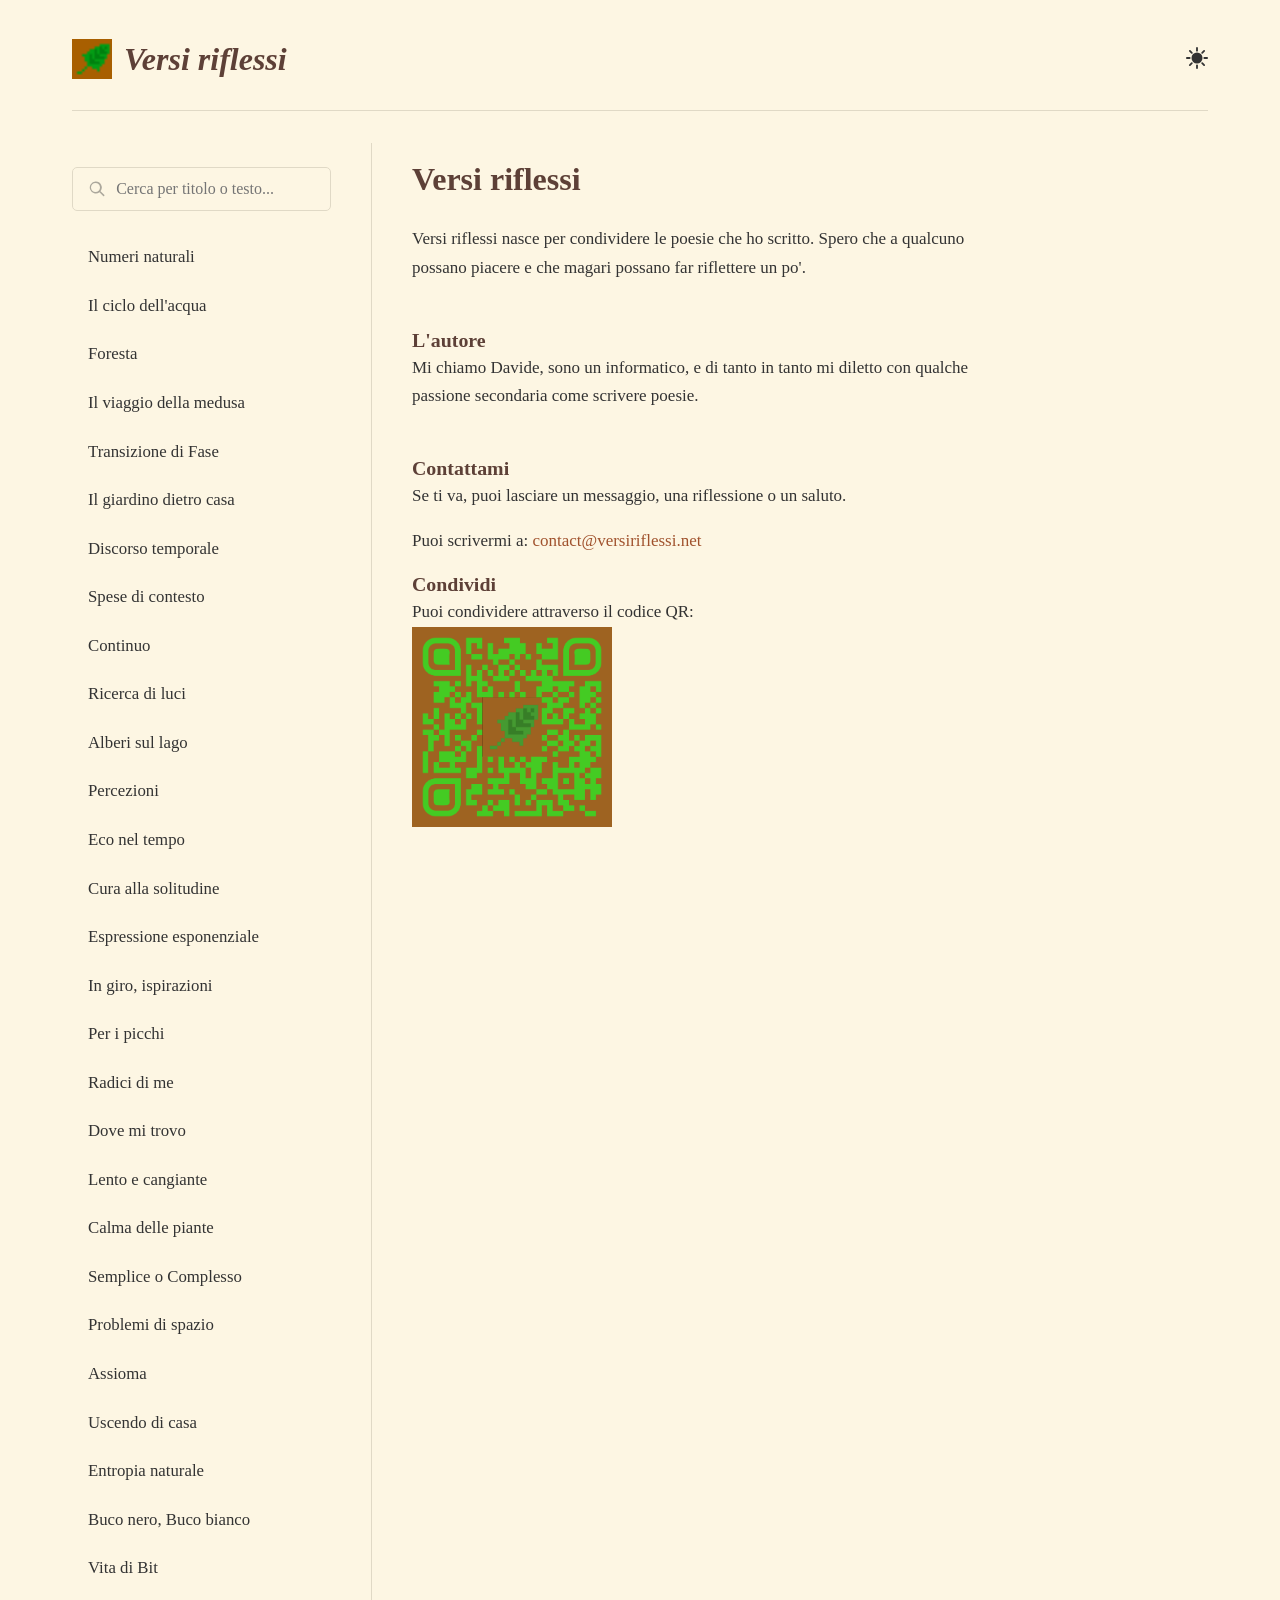
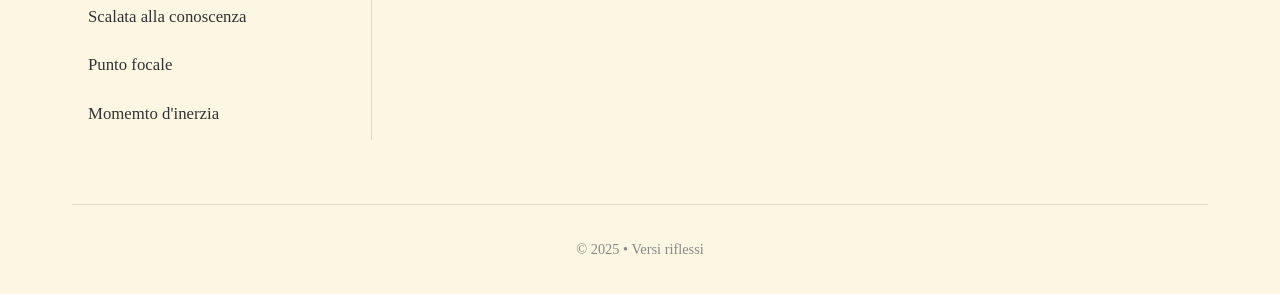
<file: index.html>
<!doctype html><html lang="it"><head><meta charset="UTF-8" /><meta name="viewport" content="width=device-width, initial-scale=1.0" /><title>Versi riflessi</title><meta name="description" content="poesie scritte per qualcuno in cerca di qualcosa da qualche parte" /><link rel="icon" type="image/x-icon" href="[data-uri]" /><link rel="manifest" href="manifest.json" /><meta name="theme-color" content="#a0522d" /><meta name="apple-mobile-web-app-capable" content="yes" /><meta name="apple-mobile-web-app-status-bar-style" content="default" /><link rel="apple-touch-icon" href="images/logo-192.png" /> <style>:root{--bg-color:#fdf6e3;--text-color:#333333;--heading-color:#5d4037;--accent-color:#a0522d;--border-color:#e0d9c6;--panel-bg:rgba(255,255,255,0.5)}html.dark-mode{--bg-color:#1e1e1e;--text-color:#dcdcdc;--heading-color:#e0e0e0;--accent-color:#d4af37;--border-color:#444444;--panel-bg:rgba(40,40,40,0.5)}*{box-sizing:border-box;margin:0;padding:0}body{font-family:"Charter","Georgia",serif;background-color:var(--bg-color);color:var(--text-color);line-height:1.7;font-size:17px;transition:background-color 0.3s,color 0.3s}.container{max-width:1200px;margin:0 auto;padding:2rem}h1,h2,h3{font-family:"Charter","Times New Roman",serif;color:var(--heading-color);line-height:1.3}a{color:var(--accent-color);text-decoration:none;transition:color 0.2s}a:hover{text-decoration:underline}.site-header{display:flex;justify-content:space-between;align-items:center;padding-bottom:1.5rem;border-bottom:1px solid var(--border-color);margin-bottom:2rem}.logo{display:flex;align-items:center;gap:12px;text-decoration:none;font-family:"Charter",serif;font-size:2rem;font-weight:700;font-style:italic;color:var(--heading-color)}.logo:hover{text-decoration:none}.logo-img{height:40px;width:auto}.header-right{display:flex;align-items:center;gap:2rem}.theme-switcher{background:none;border:none;cursor:pointer;color:var(--text-color)}.theme-switcher svg{width:22px;height:22px}.theme-switcher .moon-icon{display:none}html.dark-mode .theme-switcher .moon-icon{display:block}html.dark-mode .theme-switcher .sun-icon{display:none}.book-layout{display:grid;grid-template-columns:300px 1fr;gap:2.5rem;align-items:flex-start}.left-panel{position:sticky;top:2rem;border-right:1px solid var(--border-color);padding-right:2.5rem}.mobile-toggle{display:none;width:100%;padding:1rem;background-color:var(--accent-color);color:white;border:none;border-radius:5px;font-size:1.1rem;font-weight:600;margin-bottom:1.5rem;cursor:pointer;transition:background-color 0.3s}.mobile-toggle:hover{background-color:var(--heading-color)}html.dark-mode .mobile-toggle{color:#1e1e1e}.mobile-toggle svg{width:18px;height:18px;margin-left:0.5rem;transition:transform 0.3s}.mobile-toggle.expanded svg{transform:rotate(180deg)}.search-container{position:relative}.search-icon{position:absolute;left:1rem;top:50%;transform:translateY(-50%);width:18px;height:18px;fill:var(--text-color);opacity:0.4}.search-box{width:100%;padding:0.75rem 1rem 0.75rem 2.7rem;font-size:1rem;font-family:"Charter",serif;border:1px solid var(--border-color);border-radius:5px;background-color:var(--bg-color);color:var(--text-color);margin-bottom:1.5rem;margin-top:1.5rem}.search-box:focus{outline:none;border-color:var(--accent-color)}#poems-toc{list-style:none}#poems-toc li a{display:block;padding:0.5rem 1rem;border-radius:5px;margin-bottom:0.25rem;white-space:pre-wrap;font-size:1.05rem;color:var(--text-color)}#poems-toc li a:hover{background-color:var(--panel-bg);text-decoration:none}#poems-toc li a.active{background-color:var(--accent-color);color:white;font-weight:600}html.dark-mode #poems-toc li a.active{color:#1e1e1e}.content-viewer{padding:1rem 0}.content-viewer>section{display:none}.content-viewer>section.active{display:block}.poem-display h2{white-space:pre-wrap;font-size:2.5rem;margin-bottom:0.5rem;user-select:none;-webkit-user-select:none;cursor:pointer}.poem-meta{font-style:italic;color:#888;margin-bottom:2rem;padding-bottom:1.5rem;border-bottom:1px solid var(--border-color)}.poem-text{font-size:1.2rem;line-height:1.5;max-width:65ch}.poem-commentary{margin-top:3rem;padding-top:2rem;border-top:1px solid var(--border-color);max-width:65ch;font-style:italic;background-color:var(--panel-bg);padding:1.5rem;border-radius:5px}.poem-commentary h3{font-style:normal;margin-bottom:1rem}.poem-notes{display:none;margin-top:3rem;padding:1.5rem;background-color:var(--panel-bg);border-left:4px solid var(--accent-color);border-radius:0 5px 5px 0;font-style:italic;white-space:pre-wrap;font-size:1rem;color:var(--text-color);animation:revealNote 0.6s cubic-bezier(0.22,1,0.36,1)}.poem-notes.revealed{display:block}@keyframes revealNote{from{opacity:0;transform:translateY(20px)}to{opacity:1;transform:translateY(0)}}.page-content{max-width:70ch}.page-content h2{font-size:2rem;margin-bottom:1.5rem}.page-content p{margin-bottom:1rem}.site-footer{text-align:center;margin-top:4rem;padding-top:2rem;font-size:0.9rem;color:#888;border-top:1px solid var(--border-color)}@media(max-width:900px){.book-layout{grid-template-columns:1fr}.left-panel{position:static;height:auto;border-right:none;border-bottom:1px solid var(--border-color);padding-right:0;margin-bottom:2rem;padding-bottom:2rem}.mobile-toggle{display:flex;align-items:center;justify-content:center}.panel-content{display:none}.panel-content.expanded{display:block}}.falling-element{transition:transform 1s cubic-bezier(0.5,1.6,0.4,0.7);transform:translateY(var(--fall-distance))rotate(var(--fall-rotate));pointer-events:none;position:relative;z-index:10;opacity:1 !important}#secret-poem-overlay{position:fixed;top:0;left:0;width:100%;height:100%;background-color:rgba(0,0,0,0.7);backdrop-filter:blur(2px);display:flex;justify-content:center;align-items:center;opacity:0;visibility:hidden;transition:opacity 1s ease-in;z-index:9999}#secret-poem-overlay.visible{opacity:1;visibility:visible}.secret-content{text-align:center;max-width:600px;padding:3rem;background-color:var(--bg-color);color:var(--text-color);border:2px solid var(--accent-color);border-radius:8px;box-shadow:0 20px 50px rgba(0,0,0,0.5);position:relative}.secret-content h2{margin-bottom:1.5rem;color:var(--accent-color);font-family:"EB Garamond",serif}.secret-content button{margin-top:1.5rem;padding:0.8rem 1.5rem;cursor:pointer;background:var(--accent-color);color:#fff;border:none;border-radius:4px;font-family:"EB Garamond",serif;font-size:1.1rem;transition:background 0.3s}.secret-content button:hover{background-color:var(--heading-color)}.qr-img{height:200px;width:auto;cursor:zoom-in;transition:transform 0.2s}.qr-img:hover{transform:scale(1.02)}#qr-modal.show img{transform:scale(1)}.modal-overlay{position:fixed;top:0;left:0;width:100%;height:100%;z-index:10000;display:flex;justify-content:center;align-items:center;background:rgba(0,0,0,0.6);backdrop-filter:blur(0px);opacity:0;visibility:hidden;transition:all 0.2s ease-out;cursor:zoom-out}.modal-overlay img{max-height:80%;max-width:90%;border-radius:10px;transform:scale(0.8);transition:transform 0.2s cubic-bezier(0.2,0,0.2,1)}.modal-overlay.active{opacity:1;visibility:visible;backdrop-filter:blur(8px)}.modal-overlay.active img{transform:scale(1)}</style> </head><body><div class="container"><header class="site-header"><a href="#" class="logo" id="logo-link"><img src="[data-uri]" alt="Versi riflessi logo" class="logo-img" /> Versi riflessi </a><div class="header-right"><button id="theme-toggle" class="theme-switcher" aria-label="Toggle dark mode" ><svg class="sun-icon" xmlns="http://www.w3.org/2000/svg" viewBox="0 0 24 24" width="24" height="24" stroke="currentColor" fill="none" stroke-width="2" stroke-linecap="round" ><circle cx="12" cy="12" r="5" fill="currentColor" /><line x1="12" y1="1" x2="12" y2="4" /><line x1="12" y1="20" x2="12" y2="23" /><line x1="1" y1="12" x2="4" y2="12" /><line x1="20" y1="12" x2="23" y2="12" /><line x1="4.22" y1="4.22" x2="6.34" y2="6.34" /><line x1="17.66" y1="17.66" x2="19.78" y2="19.78" /><line x1="17.66" y1="6.34" x2="19.78" y2="4.22" /><line x1="4.22" y1="19.78" x2="6.34" y2="17.66" /></svg><svg class="moon-icon" xmlns="http://www.w3.org/2000/svg" width="24" height="24" viewBox="0 0 24 24" fill="none" stroke="currentColor" stroke-width="2" stroke-linecap="round" stroke-linejoin="round" ><path d="M12 3a6 6 0 0 0 9 9 9 9 0 1 1-9-9Z"></path></svg></button></div></header><main><div class="book-layout"><aside class="left-panel"><button class="mobile-toggle" id="mobile-toggle" aria-label="Mostra/nascondi elenco poesie" > Elenco poesie <svg xmlns="http://www.w3.org/2000/svg" viewBox="0 0 24 24" fill="currentColor" ><path d="M12 16l-6-6h12l-6 6z" /></svg></button><div class="panel-content" id="panel-content"><div class="search-container"><svg class="search-icon" xmlns="http://www.w3.org/2000/svg" viewBox="0 0 24 24" fill="currentColor" aria-hidden="true" ><path d="M10 2a8 8 0 105.293 14.293l4.907 4.907a1 1 0 001.414-1.414l-4.907-4.907A8 8 0 0010 2zm0 2a6 6 0 110 12A6 6 0 0110 4z" ></path></svg><input type="search" id="search-input" class="search-box" placeholder="Cerca per titolo o testo..." /></div><ul id="poems-toc"></ul></div></aside><div class="content-viewer"><section id="poems-view" class="active"><div id="poem-display-area"><div class="page-content"><h2>Versi riflessi</h2><p> Versi riflessi nasce per condividere le poesie che ho scritto. Spero che a qualcuno possano piacere e che magari possano far riflettere un po'. </p><br /><h3>L'autore</h3><p> Mi chiamo Davide, sono un informatico, e di tanto in tanto mi diletto con qualche passione secondaria come scrivere poesie. </p><br /><h3>Contattami</h3><p> Se ti va, puoi lasciare un messaggio, una riflessione o un saluto. </p><p> Puoi scrivermi a: <a href="mailto:contact@versiriflessi.net" >contact@versiriflessi.net</a ></p><h3>Condividi</h3><p> Puoi condividere attraverso il codice QR: <br /><img src="images/qr-code.png" alt="qr-code" class="qr-img" /><div id="qr-modal" class="modal-overlay"><img id="modal-img" src="images/qr-code.png" alt="Ingrandimento QR Code"></div></p></div></div></section></div></div></main><footer class="site-footer"><p>&copy; 2025 • Versi riflessi</p></footer></div><div id="secret-poem-overlay"><div class="secret-content"><h2>Grazie</h2><div class="poem-text" style="font-style: italic; margin-bottom: 2rem" ><div>Hei tu, lettore</div><div>che leggi versi</div><div>scritti in ore e ore</div><div>il riflesso è rotto</div><div>grazie!</div></div><button id="reset-site-btn">Rifletti ancora</button></div></div> <script>const poems=[{id:"numeri-naturali",title:"Numeri naturali",date:"2024-02-29",lines:["Gli alberi fogliano","gli uccelli cantano","mezza età della terra","adolescenza della natura,","incontenibile dai numeri","che pure la definiscono.",],note:"Scritta il 29 Febbraio, pensando a quanto la matematica è il miglior strumento che abbiamo per descrivere la natura, nonostante la natura non sarà mai imbrigliabile dai numeri. I primi quattro versi si riferiscono proprio alla primavera che stà arrivando, e descrivono come la natura sia complessa, come in un uomo possono esserlo l'adolescenza e la mezz'età, entrambi aggettivi che descrivono per bene anche la primavera.",},{id:"ciclo-dell-acqua",title:"Il ciclo dell'acqua",date:"2025-07-11",lines:["Lenta muta la nube","nell'ondoso specchio","ciò che sarà oggi è","per se stessa passando","identici raggi di sole.","","E il due uno diventa","separa e unisce","finisce dove non sa","ai suoi simili cantando","una vecchia musica nuova",],note:"Scritta in riva al mare, racconta dell'acqua e del suo percorso, focalizzandosi su una goccia. La nube, che è acuqa, si riflette nel mare, e pensa che essa è ciò che un domani sarà, chiudendo il ciclo dell'acqua. Ma nonostante essa continua il suo ciclo, il resto del mondo non cambia, i raggi del sole sono identici, e si separano e uniscono in un arcobaleno, mentre la nuvola precipita come pioggia nel mare, diventando uno. È sempre l'arcobaleno che finisce dove non sa, e canta la musica, cioè il rumore della pioggià che è vecchia come il mondo, eppure nuova ogni volta.",},{id:"foresta",title:"Foresta",date:"2025-08-26",lines:["La verde mente folta","senza trovare pace","comunicando tace","melodie cantando","","All'uccellin in cima","fa eco la sua voce","passando per la foce","senza quiete andando","","Giunge al formicaio","la mente si riposa","vedendo la sua casa","tranquillità gustando",],note:'Scritta pensando al paragone tra una foresta e il cervello: gli alberi corrispondono ai neuroni, le connessioni alle foglie e alle radici. Nella prima strofa si introduce il tema della foresta e della comunicazione, cioè delle melodie della foresta, come il vento tra gli alberi, che vengono cantate "senza trovar pace", senza tranquillità. La stessa cosa succede all\'uccellino della seconda strofa, che canta e sente solo la sua voce, evocando quindi un senso di solitudine, mentre dalla cima di un albero, scende verso la foce di un fiume, senza quiete (proprio perché canta). La terza strofa invece ritrova la pace e la tranquillità di una formica che ritorna al suo formicaio e che già pregusta la calma e il riposo che la dentro può trovare. Non a caso la formica, dato che le formiche non emettono suoni, e possono quindi rimanere tranquille.',},{id:"il-viaggio-della-medusa",title:"Il viaggio della medusa",date:"2025-08-28",lines:["Ed ecco la medusa","che domani si sposa","ma la porta è chiusa","e muore la mimosa.","","In cerca di una scusa","in giornata afosa","riparte la medusa","triste e pensierosa.","","Tutto ciò che ha usa","per cercare qualcosa","che gli faccia da musa","nella vita noiosa",],note:"Scritta pensando ad un amore che non è corrisposto. La medusa si vuole sposare un domani, ma trova la porta chiusa, cioè il suo amore non è corrisposto, e muore la mimosa che ha portato dentro grazie alla felicità dell'amore. Subita la delusione va in giro cercando di capire il perché (una scusa) non sia stata accettata, in una giornata afosa, cioè calda e soffocante. Superato l'amore, rimane solo un vuoto, che deve essere colmato da qualcosa o qualcuno, e la medusa lo cerca senza sosta usando tutte le proprie risorse.",},{id:"transizione-di-fase",title:"Transizione di Fase",date:"2025-08-31",lines:['"Attenti! Sta crollando"',"urla il capitano","la cenere volando","è rotta la verità.","","Caduta è la Torre","in oceano di fiamme.","Ecco prega e corre","disperato si tuffò.","","In cerca di riparo","arriva a nuova riva","ora è tutto chiaro","Ecco l'acqua sorgiva",],note:"La transizione di fase è quel processo per cui una sostanza passa da uno stato della materia ad un altro. In questo contesto indica il cambio di idee, la rottura delle certezze vecchie per formare verità nuove. La poesia è un continuo parallelismo tra un castello che cade durante una battaglia e un soldato che, perso il castello e trovandosi senza certezze, infine giunge a una nuova idea, ad una nuova tranquillità data da una nuova sorgente.",},{id:"il-giardino-dietro-casa",title:"Il giardino dietro casa",date:"2025-08-31",lines:["In giro per il mondo","tanti piccoli posti","io vado visitando:","calmi luoghi nascosti.","","Sulla strada un segno","di un vicino ignoto","di curiosità lo degno","ecco: scatto una foto.","","E dopo una vita","con chi mi sta intorno","vado per la salita:","vecchi legami formo.",],note:"Scritta ripensando a tutte le cose che ci stanno vicino, ma che non degnamo mai di uno sguardo. Questo finché non decidiamo di farci una passeggiata, e scoprire tante piccole cose che attirano la nostra curiosità, stupendoci molto più di quanto possa fare tutto il resto.",},{id:"discorso-temporale",title:"Discorso temporale",date:"2025-09-07",lines:["Come parla il tempo","nessuno lo comprende","va avanti senza scampo:","eppure lo si vende.","","Neutre notizie porta","il ticchettio lento","che pure ci conforta","come un calmo vento.","","Nostalgia io sento","di lontano ricordo","e sentendo mi pento:","sento dolore sordo.",],note:"Questa poesia ha un significato più esplicito delle altre. Il tema principale è il tempo che passa e tutte le cose che porta (le parole che parla), come noi lo sprechiamo, la nostalgia e i rimpianti del passato.",},{id:"spese-di-contesto",title:"Spese di contesto",date:"2025-09-09",lines:["Chi pagherà il costo","della vita coerente","del mio piccolo posto","trovato finalmente.","","Oscuro è il motivo","strana è la ragione","fa principio attivo","il contesto d'azione.","","Il perché io agisco","sento nel fragore","del girevole disco","sul perpetuo rotore",],note:"A volte vogliamo aderire a determinati principi, diciamo di voler e voler fare cose per aderire a quei principi, ma ci pesa, all'atto pratico, fare quelle cose: è questo il costo della coerenza. Allo stesso modo, il contesto ci influenza a credere e fare molte cose, ed anche questo è un costo che passiamo. I motivi però si trovano solo dentro di noi, scritti su quel disco, che è il cervello, che non si ferma mai.",},{id:"continuo",title:"Continuo",date:"2025-09-09",lines:["In superficie arriva","un pensiero profondo","e vede sulla riva","uno strano nuovo mondo.","","Quanti pari mai visti","incontra sul cammino","vecchi, giovani, misti","ed esterni perfino.","","Ma come lui nessuno","che possa fare da re","si chinano uno ad uno","finché pace non c'è.","","Un'inaspettata voce","alzandosi veloce","il nuovo re uccide","tutti quanti deride.","","Finché piccolo nasce","un pensiero in fasce","dal mezzo egli proviene","un'idea nuova sostiene.","","La pace egli riporta","lottando con ardore","il popolo conforta","che segue con furore.","","Un ultimo sguardo lancia","all'ordine che ha posto","saziando la sua pancia","e pagando ogni costo.","",'"Addio" infine dice',"e torna al profondo","dove guarda felice","il continuo del mondo.",],note:"Lo scontro tra idee diverse è un processo grandioso e terribile, sopratutto quando riguarda quei principi profondi, radicati in noi, sui quali basiamo buona parte della conoscenza. Questo processo può attraversare varie fasi, da quella distruttiva dello scontro a quelle costruttive di messa in ordine e lotta per nuove idee. Infine il processo si conclude con nuovi pensieri che divengono la base della conoscenza, in attesa anche questi di subire lo stesso processo dei loro predecessori.",},{id:"ricerca-di-luci",title:"Ricerca di luci",date:"2025-09-16",lines:["Brama, ma non vuole","cerca, ma non trova","la fonte d'ogni sole","dove nube non cova.","","Nella vita più volte","si cade in una fossa","a causa delle molte","idee in carne ed ossa.","","Molte luci io vedo","e vado in confusione","per l'esponente io cedo","che supera il milione.",],note:"Quante volte ci sentiamo sopraffatti dalle idee? Ecco di cosa parla questa poesia.",},{id:"alberi-sul-lago",title:"Alberi sul lago",date:"2025-09-17",lines:["Ecco un Lago montano","innumerevoli alberi lo coprono","con ombrosa luce di pace.","Volano sull'acqua sostenuti","da se stessi solo dipendono","per avere nutrimento di vita","e dare al mondo se stessi.",],note:"Suggestioni di un paesaggio onirico.",},{id:"percezioni",title:"Percezioni",date:"2025-09-20",lines:["Piccolo vecchie percezioni","per lungo tempo dimenticate","io nuovamente sento","camminando per la vita.","","E da queste vecchie cose","sempre nuove ne nascono","in inaspettati strani modi","che per un piccolo istante","mi conquistano.","","E dall'unione nasco io","un pezzo per volta:","uno nel passato inconscio,","uno nel presente scivoloso,","uno nel futuro inafferrabile.",],note:"Spesso sento delle sensazioni che fanno parte del mio passato. E con il passare del tempo queste si modificano, cambiano faccia e diventano qualcosa che non avrei mai pensato potessero essere.",},{id:"eco-nel-tempo",title:"Eco nel tempo",date:"2025-09-20",lines:["La stasi temporale è quel momento","in cui un qualcosa io sento.","La stasi...","Io sento...","","Un cristallo temporale è qualcosa","in cui pace io cerco.","Un cristallo...","Io cerco...","","La pace temporale è quel processo","in cui sensazioni io provo.","La pace...","Io provo...","","La sensazione temporale è qualcosa","che con tutto me stesso io voglio.","La sensazione...","Io voglio...","","Il me stesso temporale io sono.","Me stesso...","Io sono.",],note:"Ci sentiamo spesso intrappolati in un ciclo che non ha fine. Ma ci sono dei momenti che non vorremmo che passino mai.",},{id:"cura-alla-solitudine",title:"Cura alla solitudine",date:"2025-09-23",lines:["Quando sei solo nella stanza","esci fuori e vai a guardare","lo specchio vivente che danza","che per le vie del mondo appare.","","Eppure per noi è molto difficile","parlare con il riflesso esterno","poiché diverso è quanto è simile:","egli è unico rifugio nell'inverno.","","Solo negandoci troviamo il tesoro","che nel mondo ha più valore","eppure lo scambiamo per arido oro","e poi ci lamentiamo per lunghe ore.",],note:"Quanto è difficile confrontarsi con la realtà delle altre persone, con i loro sentimenti, con l'amore, con l'amicizia.",},{id:"espressione-esponenziale",title:"Espressione esponenziale",date:"2025-10-01",lines:["Quello che un verso può diventare","l'occhio attento ce lo deve dire","facendo così l'euristica dominare.","","Combinazioni infinite ci sono","che contarle ti fa invecchiare","come musica con più di un tono","","In questo quello che facciamo è vita","che a tentoni cerca di migliorare","per cupe valli facendo una gita.",],note:"La realtà che vediamo è un'esplosione esponenziale di molte variabili, che solo l'occhio umano, come la selezione naturale, possono cercare di dominare tramite l'euristica. è da qui che nasce l'arte.",},{id:"in-giro-ispirazioni",title:"In giro, ispirazioni",date:"2025-10-01",lines:["Come il suono ci ispira","vita ed esperienze possiamo fare","tutte le volte a riprovare","come a se il tempo ci tira.","","Colori liberi alla confusione vanno","tanto che molti vogliono cancellare","perché non vedono ciò che appare","e la libertà della vita non sanno.","","Colori e suoni insieme stanno","per il nostro diletto lavorare","che ci porta sempre a pensare:","tante nuove esperienze diverranno.",],note:"Quando siamo in giro, come quando siamo soli, alcuni suoni ed alcuni colori ci ispirano grandi emozioni. I colori possono sembrare anche confusi, ma non per alcuni a cui questi colori donano vita e, insieme ai suoni, generano nuove esperienze.",},{id:"per-i-picchi",title:"Per i picchi",date:"2025-10-01",lines:["Ciò che ci fa stare bene","è l'idea di qualcosa di banale","che ci faccia spostare di un canale","la ricerca della nostra vita.","","Mi giro, mi volto","di nuovo all'inizio mi trovo","proprio all'uscita del mio covo","che per molto vicino mi stà.","","Mi sposto, scappo un po'","ma dalle ombre fuga non c'è","tanto che la testa mi gira come te","insieme scalando questa via.","","Picchi improvvisi io vedo:","gioia al pensiero di salire","ma si abbassa prima di partire","e di nuovo sono in questo piatto mar.",],note:"Una nuova idea ci spesso ci conquista, fino a quando non ci rendiamo conto che di fatto è una cosa normalissima, ci passa l'entusiasmo e torniamo come prima.",},{id:"radici-di-me",title:"Radici di me",date:"2025-10-04",lines:["Dentro di me radici profonde","l'originario albero ha messo","tanto che anche adesso","il ferro non rompe le onde","della vita piantata a terra.","","E mentre sempre più","da essa lontano vado","triste sono non di rado","per il verde che non vè più:","solo esso vita può dare.",],note:"Sempre più stiamo andando verso un mondo fatto di metallo e silicio. Ogni tanto è bene tornare alla natura, alle foglie, alle radici.",},{id:"dove-mi-trovo",title:"Dove mi trovo",date:"2025-10-06",lines:["Scherzare piace al passaggio","delle comete, e del saggio,","del niente, del poco, del tutto","pieno di nascita e di lutto.","","A volte, corto","finché non morto","è il gaio sentire","del gioco a non finire.","","A quel punto decisamente lungo diventa","e più va avanti e più la noia ritenta:","il controllo vuole e mai se ne vuole andare","a casa della pace non mi vuole portare.","","Infine sveglio mi ritrovo","senza buco nero, senza vuoto covo","e nulla mi rimane da fare","se non il tempo imparare ad apprezzare.",],note:"A volte il tempo ci sembra lungo, a volte ci sembra corto. Tutto dipende da noi, da come lo trascorriamo. A volte siamo nel vuoto, a volte vicino ad un buco nero, ma poi quello che conta è imparare ad apprezzarlo.",},{id:"lento-e-cangiante",title:"Lento e cangiante",date:"2025-10-20",lines:["Lento e cangiante","ma noi nessun pixel","vediamo mutante.","","Di volta in volta","traslato è stato","distanza non molta.","","Ma la somma","grande diventa","tanto che in overflow","manda la gomma.",],note:"I cambiamenti sono lenti e continui. Noi spesso non ce ne rendiamo conto. Ma ad un certo punto, vengono accumulati così tanti cambiamenti che è impossibile tornare indietro. Questa è anche una delle teorie più accreditate per quanto riguarda l'invecchiamento: si accumulano progressivamente tanti errori nel DNA.",},{id:"calma-delle-piante",title:"Calma delle piante",date:"2025-10-25",lines:["La danza di lance","delizia le pance","dell'occhio e del cuore.","","Da solo per ore","sto col mio avo","una buca io scavo.","","Pianto un virgulto","che ricorda un sussulto","che insegna chi sono.","","Rosso è il dono","della lunga vita","in moto, infinita.",],note:"Le piante, come i nostri avi, ci possono insegnare tantissimo, se solo vorremmo ascoltarli.",},{id:"semplice-o-complesso",title:"Semplice o Complesso",date:"2025-11-11",lines:["In questa realtà","mi sento schiacciato","dalla complessità","dell'universo infinito.","Conoscendo l'errore:","converge il semplice","in realtà indeterminate",],note:"Ci sono due realtà infinitamente semplici, che sono la realtà fisica vera e propria, dove non esiste astrazione e tutto e uguale solo a se stesso, e la realtà di Dio, che è infinitamente semplice perché racchiude tutto in se stesso: Amore. Ma noi viviamo nella terra di mezzo, in questa infinita complessità.",},{id:"problemi-di-spazio",title:"Problemi di spazio",date:"2025-11-20",lines:["Col tempo la memoria","io devo deallocare","per fare un po' baldoria.","","Non voglio dimenticare","i bei momenti di vita","ma spazio io Devo fare.","","Nell'overflow partita","ci perde ogni persona","fin quando tutta è finita.",],note:"Ogni tanto abbiamo bisogno di nuovo spazio nella nostra vita, per poter iniziare nuove cose, nuovi percorsi. Non possiamo semplicemente continuare ad accumulare, per il semplice fatto che noi siamo in grado di gestire solo un numero costante di cose contemporaneamente",},{id:"assioma",title:"Assioma",date:"2025-11-21",lines:["Ho trovato un assioma","in un angolo era posto","a guardia di una persona.","","Egli è principio di ogni","buona cosa che avviene","all'inizio dei miei sogni.","","Ma svegliandomi io penso","a che serve un assioma?","Questo non ha senso.","","Camminando per la via","di nuovo l'assioma vedo","ma lo caccio via via.","","Un nuovo assioma ho trovato","che più di tutto mi attrae","ora ho notato il vecchio stonato.",],note:"Tutti noi in fondo ci basiamo su qualche regola morale interiore che è alla base delle decisioni che prendiamo. In questo, le regole prese in esame in questa poesia sono due: dare per scontato che gli altri siano buoni ed amare gli altri a prescindere da ciò. Se la prima, ad un primo esame, può sembrare quella corretta, nella poesia mi rendo conto che in realtà la seconda è superiore.",},{id:"uscendo-di-casa",title:"Uscendo di casa",date:"2025-12-13",lines:["Uscendo di casa per la fretta","una porta sbatto forte","danno: è rotto il vetro","userò la porta sul retro.","","Al ritorno vedo schegge:","mi illuminano di Infiniti","riflessi soli e indefiniti","di un concetto, di un gregge.","","Con pazienza riunisco","infiniti pezzi di luce","finchè il pensiero finisco","per disegnare come posso.","","Fuori ne viene cangiante","un armadio a due ante","dove me stesso ripongo","per un riflesso futuro di me.",],note:"Per creare dei posti in cui riporre le nostre idee, dobbiamo prima uscire dalla nostra confort zone, e poi ricostruire tutte le idee in modo che trasmettano la vera essenza di ciò che vogliamo dire, guardandole da molti punti diversi. Questa poesia è una metafora per questa cosa.",},{id:"entropia-naturale",title:"Entropia naturale",date:"2026-02-20",lines:["Vento soffia nell'erba del mio cuore","cresce, s'ingrossa, diventa calore.","Disordine sparso che ordine lede","si gira si perde eppure egli vede","entropico lago.",],note:"La natura è capace di crare e distruggere l'ordine delle cose, sia fuori che dentro di noi.",},{id:"buco-nero-buco-bianco",title:"Buco nero, Buco bianco",date:"2026-04-23",lines:['Apro gli occhi al mattino','e mi sveglio buco nero','Vorrei, vorrei, ma non riesco a smettere.','Li richiudo alla sera','e sono più sazio che mai','di stelle ripieno','di salute un po\' meno.','','Un giorno apro gli occhi','ma nessuno intorno a me.','Resto affamato, piango perché','nuova voci oggi non ci sono,','nella via lattea che attraversa la città.','','Poi mi ritrovo buco bianco','eccomi sono qui che aspetto','la lenta armonia delle cose','che ho costruito dentro.'],note:"Sempre più spesso siamo in preda ad una bulimia di contenuti, di informazioni. Ma questo non ci può fare bene.",},{id:"vita-di-bit",title:"Vita di Bit",date:"2026-04-23",lines:['Alba di nuovo mondo ora inizia','quando fosche acque si calmano','si mostra il fiore senza malizia','le stelle il grande capo saltano.','','Si sveglia il formicaio rumoroso','mille suoni sentendo ricominciare','ecco che inizia il primo viavai brioso','necessario al nostro sostentare.','','Per strada nessuno, poi uno, poi mille','ingarbugli si creano e rompono','destinazione bramano pupille','finchè alti valori non leggono.','','Da qualche parte in questo contesto','mentre ruotano veloci elettroni','finché nasce un piccolo Bit di testo','tra corde di fulmini e tuoni.','','Una grande magia avviene nell\'istante','che l\'universo viene dimezzato','nessuno sa quanto Bit è importante','fin quando quanto quantizzato è stato.','','Un eterno risultato ha portato','una sola decisione, una misura','che non può essere più cambiato','se non forse solo dall\'usura.','','Viaggia veloce per lunghi giorni,','in segnali ripone la sua esistenza,','in attesa che vecchio ordine torni','distrutto da lui con la sua presenza.','','Genera scintille mentre per strada va','guardando reami finché magia non ha','amici lui cerca perché solo non sta','bei libri leggendo finch\'egli non sa','','Tanti mondi viaggia ai più sconosciuti','mentre va per via vede cifre nuove','che volano su adorabili pennuti','e vegliano dall\'alto chi si muove.','','Finalmente un giorno a lungo atteso','Per il piccolo Bit infine arriva','di lasciare questo suo grande peso','di tirare la barca sulla riva','','Una bella cifra gemella lui trova','ed ecco è formata una catena.','Nel suo cuore entropia non cova','il Creatore ringrazia ad ogni cena.','','Nella sequenza principale lui entra','finalmente normalità lui sente','nella danza Bit si concentra','finché le stagioni passano lente.','','Qui Bit il suo recinto costruisce','che insieme agli amici di una vita','la terra cura, con le piante guarisce','mentre poesie di mondo lontano cita.','','Un giorno, un mese, un anno passa','cresce la vita, che il tempo aumenta.','Poco si lamenta di qualche tassa','che paga sul guadagno della menta.','','Sembra che questo mondo non finisce','mai pensando ad un futuro diverso.','è difficile trovare qualcosa che unisce','che sposti da lì quel Bit di verso.','','Un giorno infine arriva un qualcosa','per tutti difficile da ignorare','tant\'è vero che Bit sfidarlo non osa','gira, ruota, sta li ad osservare.','','Come un cuoco che cibi miscela','come in un gioco che cambia carte','come un pittore che scambia la tela','tutto finisce come opera d\'arte.','','Così Bit ecco ritrova se stesso','per strade buie si perde girando','ecco non sa più cosa fare adesso','una soluzione egli cerca cantando.','','Tutto fa tutto gira tutto guarda','si Volta trema e infine rivolta','crepuscolo buio nell\'ora tarda','la vera bianca serenità è tolta.','','L\'universo ora è più grande','torna all\'inizio, alla generazione','che guarda alta come le Ande','nondeterministica creazione.','','Una vera bilancia di riflesso','che è sempre in ondoso moto','nel suo grande piano complesso','tanto difficile farle una foto.','','L\'indomani tutto riparte dal cielo','dalla supernova che scintilla','da chi ammira un po\' su un telo','e chi ignora: La vita arzilla.','','Nessuno conosce l\'avvenuto fatto','nell\'eternità un soffio è passato','nel mondo ha svolto un atto','finché tutto è dimenticato.','','Piccola luce piano scompare','rimane solo un buco nero','che tutto nuovo è pronto a creare','solo ciò che è vero.'],note:"Grande storia di un Bit, che viene prima generato, fa la sua vita e poi scompare.",},{id:"scalata-alla-conoscenza",title:"Scalata alla conoscenza",date:"2026-05-26",lines:['Scende una goccia di sudore','su una foglia cade come rugiada','ma dal mattino molto è passato.','','Guardo sotto, che errore!','chiudo gli occhi, mi stringo in me.','Tanta piacevole aria fresca','Sento dentro che cammina.','','Poi esce,','e mi giro verso l\'alto e vedo','che l\'albero non ha smesso di crescere:','in fondo, anche lui è giovane.','','Stendo la mano, il muscolo teso','un nuovo ramo conquisto','mai quassù sono stato.','','Colgo il mondo:','incanto, a bocca aperta rimango.','Ormai ho deciso,','da quassù non scendo.'],note:"La conoscenza è come un albero, che nella vita piano piano scaliamo.",},{id:"punto-focale",title:"Punto focale",date:"2026-07-11",lines:['Qui nasce nel fuoco','uno splendido gioco.','','Un po\' di vento ci vuole','per movimentare','l\'armonia di luce.','','Luce che il sole regala','non solo a natale','ma anche per il mare','di una piccola baia.','','Baia che incontra,','caldo freddo mischia','per darmi nell\'anima','una perfetta immagine di te.'],note:"Cosa è l'amore se non un fuoco, un gioco, movimentato, in armonia, che la natura ci regala?",},{id:"momento-d-inerzia",title:"Momemto d'inerzia",date:"2026-08-09",lines:['In uno c\'è tutto','desiderio di frutto','eterno, se trovato','piccolo, se parlato.','','Cangiante colore','muta il sapore','del mondo racchiuso','in un istante confuso.','','Eppure mi muove','un momento etereo,','nel cielo del cuore','un veloce aereo.','','Momento ecco passa:','mi spinge in avanti,','mettendo su massa.','Come palla di neve','che rotola piano.'],note:"La realtà divisa in piccoli istanti in cui l'attenzione del momento ci da piacere.",}];;document.addEventListener("DOMContentLoaded",()=>{const themeToggle=document.getElementById("theme-toggle");const htmlEl=document.documentElement;const applyTheme=(theme)=>{htmlEl.classList.toggle("dark-mode",theme==="dark");};const savedTheme=localStorage.getItem("theme")||(window.matchMedia("(prefers-color-scheme: dark)").matches?"dark":"light");applyTheme(savedTheme);themeToggle.addEventListener("click",()=>{const isDarkMode=htmlEl.classList.contains("dark-mode");const newTheme=isDarkMode?"light":"dark";applyTheme(newTheme);localStorage.setItem("theme",newTheme);});const contentSections=document.querySelectorAll(".content-viewer > section",);const poemsToc=document.getElementById("poems-toc");const poemDisplayArea=document.getElementById("poem-display-area");const searchInput=document.getElementById("search-input");const logoLink=document.getElementById("logo-link");const mobileToggle=document.getElementById("mobile-toggle");const panelContent=document.getElementById("panel-content");const welcomeMessageHTML=poemDisplayArea.innerHTML;poems.sort((a,b)=>new Date(a.date)-new Date(b.date));poemsToc.innerHTML=poems.map((poem)=>`
    <li><a href="#${poem.id}" data-poem-id="${poem.id}">${poem.title}</a></li>
`,).join("");const tocLinks=poemsToc.querySelectorAll("a");const displayPoem=(poemId)=>{const poem=poems.find((p)=>p.id===poemId);if(!poem)return;const noteHTML=poem.note?`<div class="poem-notes">
                <strong>Nota dell'autore:</strong><br>
                ${poem.note}
            </div>`:"";const poemHTML=`
        <article class="poem-display">
            <h2 id="active-poem-title">${poem.title}</h2>
            <p class="poem-meta">${new Date(poem.date).toLocaleDateString("it-IT", { year: "numeric", month: "long", day: "numeric" })}</p>
            <div class="poem-text">
                ${poem.lines.map((line) => `<div>${line||"&nbsp;"}</div>`).join("")}
            </div>
            ${noteHTML}
        </article>
    `;poemDisplayArea.innerHTML=poemHTML;const titleElement=document.getElementById("active-poem-title");const notesElement=poemDisplayArea.querySelector(".poem-notes");let clickCount=0;if(titleElement&&notesElement){titleElement.addEventListener("click",()=>{clickCount++;if(clickCount===5){notesElement.classList.add("revealed");notesElement.scrollIntoView({behavior:"smooth",block:"nearest",});clickCount=0;}});}tocLinks.forEach((link)=>link.classList.toggle("active",link.dataset.poemId===poemId),);};const switchView=(viewId)=>{contentSections.forEach((section)=>section.classList.toggle("active",section.id===viewId),);};const resetToHomeView=()=>{switchView("poems-view");poemDisplayArea.innerHTML=welcomeMessageHTML;tocLinks.forEach((link)=>{link.classList.remove("active");link.parentElement.style.display="";});searchInput.value="";history.pushState("",document.title,window.location.pathname+window.location.search,);};const toggleMobilePanel=()=>{const isExpanded=panelContent.classList.contains("expanded");panelContent.classList.toggle("expanded");mobileToggle.classList.toggle("expanded");mobileToggle.setAttribute("aria-expanded",!isExpanded);};const closeMobilePanelIfOpen=()=>{if(window.innerWidth<=900&&panelContent.classList.contains("expanded")){panelContent.classList.remove("expanded");mobileToggle.classList.remove("expanded");mobileToggle.setAttribute("aria-expanded","false");}};logoLink.addEventListener("click",(e)=>{e.preventDefault();resetToHomeView();closeMobilePanelIfOpen();});mobileToggle.addEventListener("click",toggleMobilePanel);poemsToc.addEventListener("click",(e)=>{if(e.target.tagName==="A"&&e.target.dataset.poemId){e.preventDefault();switchView("poems-view");displayPoem(e.target.dataset.poemId);window.location.hash=e.target.hash;closeMobilePanelIfOpen();}});window.addEventListener("resize",()=>{if(window.innerWidth>900){panelContent.classList.remove("expanded");mobileToggle.classList.remove("expanded");mobileToggle.setAttribute("aria-expanded","false");}});searchInput.addEventListener("input",(e)=>{const searchTerm=e.target.value.toLowerCase();if(searchTerm.trim()==="lettere"){triggerEasterEgg();return;}poems.forEach((poem)=>{const title=poem.title.toLowerCase();const content=poem.lines.join(" ").toLowerCase();const isMatch=title.includes(searchTerm)||content.includes(searchTerm);const linkElement=poemsToc.querySelector(`[data-poem-id="${poem.id}"]`,);if(linkElement){linkElement.parentElement.style.display=isMatch?"":"none";}});});const triggerEasterEgg=()=>{const targets=[document.querySelector(".site-header"),document.querySelector(".left-panel"),...document.querySelectorAll(".content-viewer > section"),document.querySelector(".site-footer"),];const windowHeight=window.innerHeight;targets.forEach((el)=>{if(el&&getComputedStyle(el).display!=="none"){const rect=el.getBoundingClientRect();let distanceToBottom=windowHeight-rect.bottom;const pileRandomness=Math.random()*80;const finalDrop=Math.max(0,distanceToBottom-pileRandomness);const randomDeg=Math.random()*20-10;el.style.setProperty("--fall-distance",`${finalDrop}px`);el.style.setProperty("--fall-rotate",`${randomDeg}deg`);el.classList.add("falling-element");}});setTimeout(()=>{document.getElementById("secret-poem-overlay").classList.add("visible");},1500);};const resetBtn=document.getElementById("reset-site-btn");if(resetBtn){resetBtn.addEventListener("click",()=>{document.getElementById("secret-poem-overlay").classList.remove("visible");const targets=document.querySelectorAll(".falling-element");targets.forEach((el)=>{el.classList.remove("falling-element");el.style.removeProperty("--fall-distance");el.style.removeProperty("--fall-rotate");el.style.transform="";});searchInput.value="";searchInput.focus();const allLinks=poemsToc.querySelectorAll("li");allLinks.forEach((li)=>(li.style.display=""));});}const currentHash=window.location.hash.substring(1);const poemLink=Array.from(tocLinks).find((link)=>link.hash===`#${currentHash}`,);if(poemLink){switchView("poems-view");displayPoem(poemLink.dataset.poemId);}else{switchView("poems-view");}});const qrModal=document.getElementById("qr-modal");const qrTrigger=document.querySelector(".qr-img");if(qrTrigger&&qrModal){qrTrigger.addEventListener("click",()=>{qrModal.classList.add("active");});qrModal.addEventListener("click",()=>{qrModal.classList.remove("active");});}if("serviceWorker"in navigator){navigator.serviceWorker.register("service-worker.js").then(()=>console.log("Service Worker registered")).catch((err)=>console.error("SW registration failed:",err));}</script></body></html>
</file>
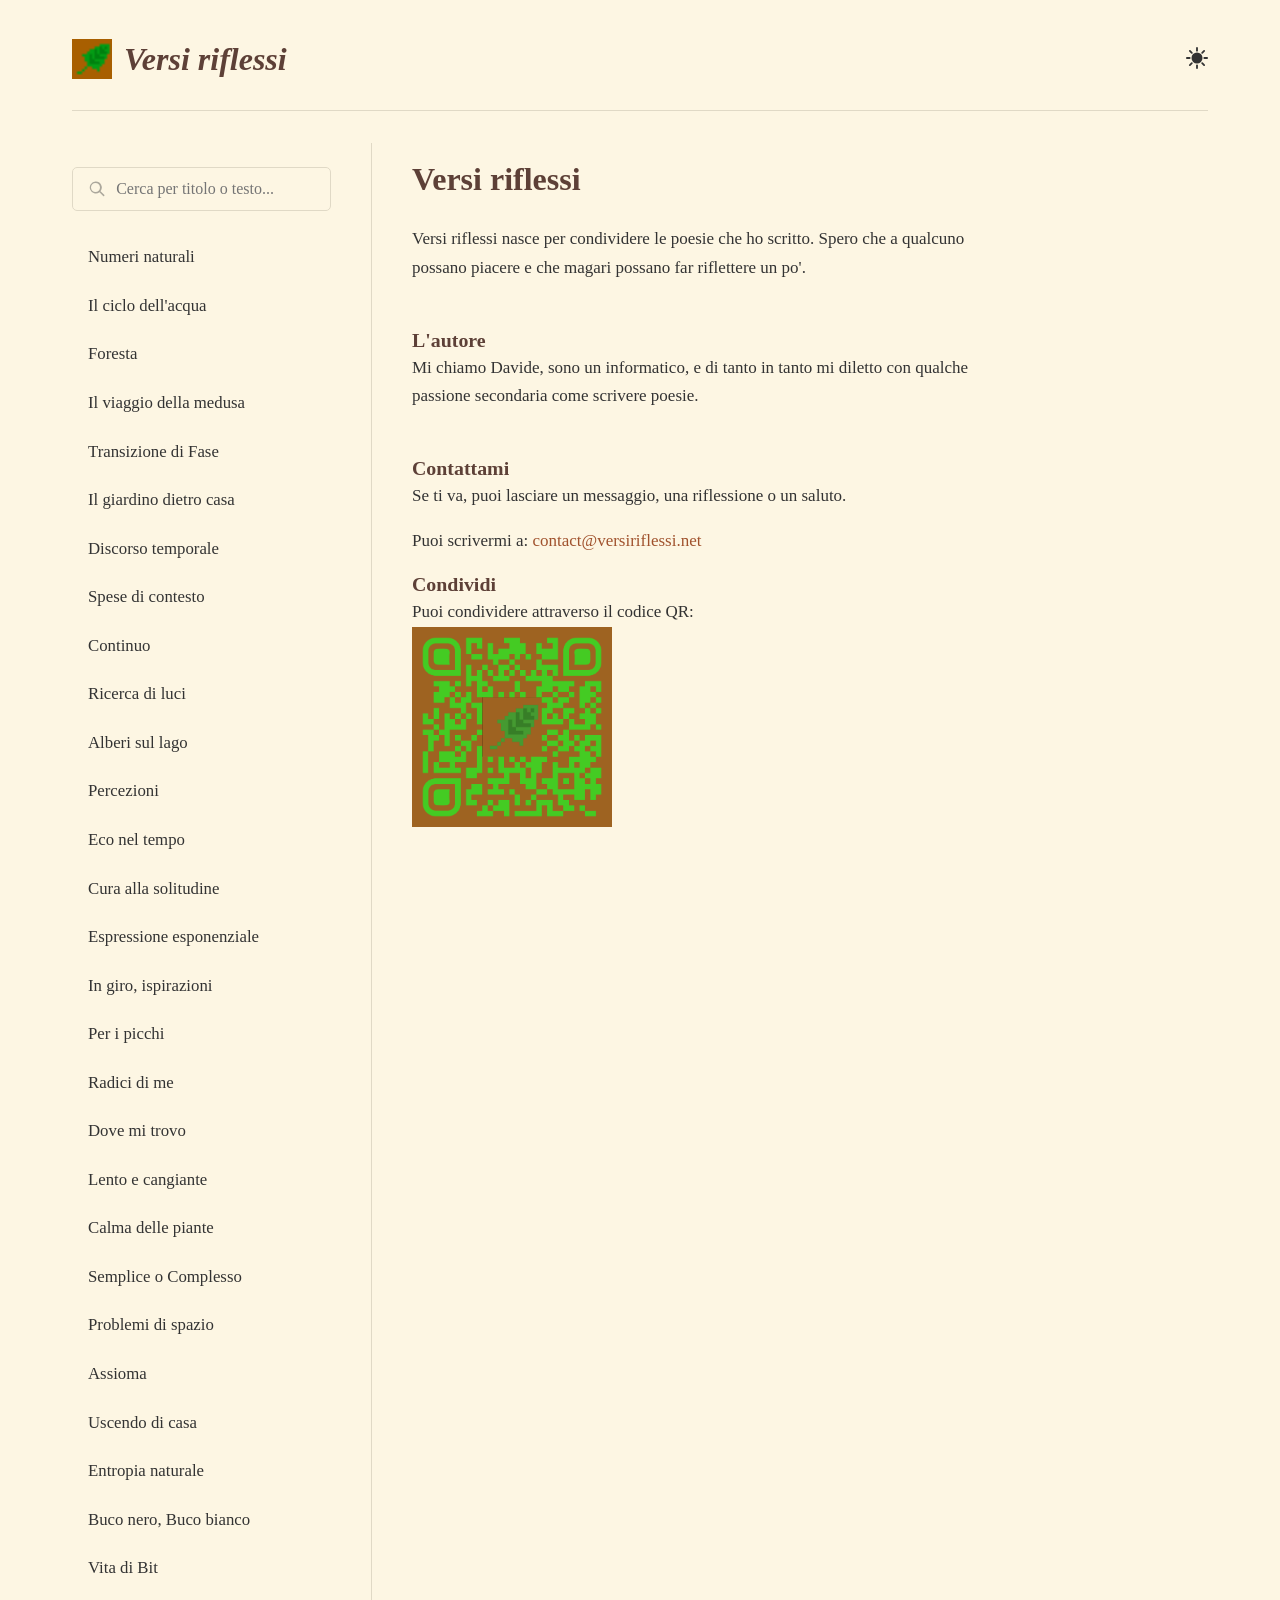
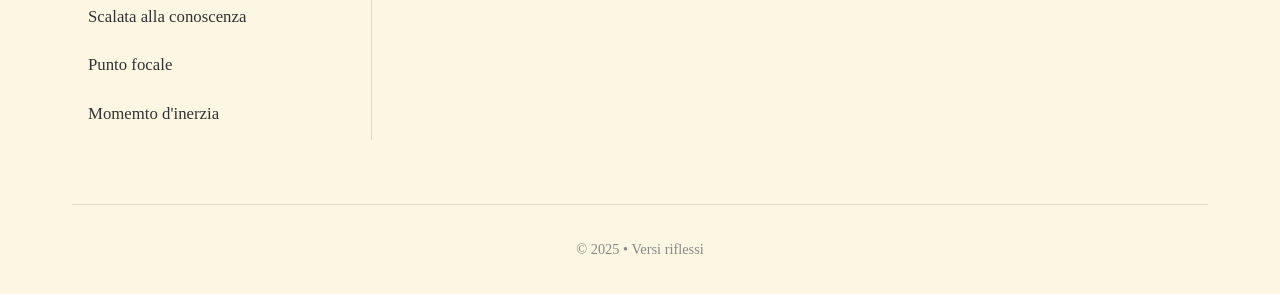
<file: code/full.html>
<!doctype html>
<html lang="it">
    <head>
        <meta charset="UTF-8" />
        <meta name="viewport" content="width=device-width, initial-scale=1.0" />
        <title>Versi riflessi</title>
        <meta
            name="description"
            content="poesie scritte per qualcuno in cerca di qualcosa da qualche parte"
        />

        <link
            rel="icon"
            type="image/x-icon"
            href="[data-uri]"
        />

        <link rel="manifest" href="../manifest.json" />
        <meta name="theme-color" content="#a0522d" />
        <meta name="apple-mobile-web-app-capable" content="yes" />
        <meta name="apple-mobile-web-app-status-bar-style" content="default" />
        <link rel="apple-touch-icon" href="../images/logo-192.png" />

        <link rel="stylesheet" href="styles/style.css" />
    </head>
    <body>
        <div class="container">
            <header class="site-header">
                <a href="#" class="logo" id="logo-link">
                    <img
                        src="[data-uri]"
                        alt="Versi riflessi logo"
                        class="logo-img"
                    />
                    Versi riflessi
                </a>
                <div class="header-right">
                    <button
                        id="theme-toggle"
                        class="theme-switcher"
                        aria-label="Toggle dark mode"
                    >
                        <svg
                            class="sun-icon"
                            xmlns="http://www.w3.org/2000/svg"
                            viewBox="0 0 24 24"
                            width="24"
                            height="24"
                            stroke="currentColor"
                            fill="none"
                            stroke-width="2"
                            stroke-linecap="round"
                        >
                            <circle cx="12" cy="12" r="5" fill="currentColor" />

                            <line x1="12" y1="1" x2="12" y2="4" />
                            <line x1="12" y1="20" x2="12" y2="23" />
                            <line x1="1" y1="12" x2="4" y2="12" />
                            <line x1="20" y1="12" x2="23" y2="12" />

                            <line x1="4.22" y1="4.22" x2="6.34" y2="6.34" />
                            <line x1="17.66" y1="17.66" x2="19.78" y2="19.78" />

                            <line x1="17.66" y1="6.34" x2="19.78" y2="4.22" />
                            <line x1="4.22" y1="19.78" x2="6.34" y2="17.66" />
                        </svg>
                        <svg
                            class="moon-icon"
                            xmlns="http://www.w3.org/2000/svg"
                            width="24"
                            height="24"
                            viewBox="0 0 24 24"
                            fill="none"
                            stroke="currentColor"
                            stroke-width="2"
                            stroke-linecap="round"
                            stroke-linejoin="round"
                        >
                            <path d="M12 3a6 6 0 0 0 9 9 9 9 0 1 1-9-9Z"></path>
                        </svg>
                    </button>
                </div>
            </header>

            <main>
                <div class="book-layout">
                    <aside class="left-panel">
                        <button
                            class="mobile-toggle"
                            id="mobile-toggle"
                            aria-label="Mostra/nascondi elenco poesie"
                        >
                            Elenco poesie
                            <svg
                                xmlns="http://www.w3.org/2000/svg"
                                viewBox="0 0 24 24"
                                fill="currentColor"
                            >
                                <path d="M12 16l-6-6h12l-6 6z" />
                            </svg>
                        </button>
                        <div class="panel-content" id="panel-content">
                            <div class="search-container">
                                <svg
                                    class="search-icon"
                                    xmlns="http://www.w3.org/2000/svg"
                                    viewBox="0 0 24 24"
                                    fill="currentColor"
                                    aria-hidden="true"
                                >
                                    <path
                                        d="M10 2a8 8 0 105.293 14.293l4.907 4.907a1 1 0 001.414-1.414l-4.907-4.907A8 8 0 0010 2zm0 2a6 6 0 110 12A6 6 0 0110 4z"
                                    ></path>
                                </svg>
                                <input
                                    type="search"
                                    id="search-input"
                                    class="search-box"
                                    placeholder="Cerca per titolo o testo..."
                                />
                            </div>
                            <ul id="poems-toc"></ul>
                        </div>
                    </aside>

                    <div class="content-viewer">
                        <section id="poems-view" class="active">
                            <div id="poem-display-area">
                                <div class="page-content">
                                    <h2>Versi riflessi</h2>
                                    <p>
                                        Versi riflessi nasce per condividere le
                                        poesie che ho scritto. Spero che a
                                        qualcuno possano piacere e che magari
                                        possano far riflettere un po'.
                                    </p>
                                    <br />
                                    <h3>L'autore</h3>
                                    <p>
                                        Mi chiamo Davide, sono un informatico, e
                                        di tanto in tanto mi diletto con qualche
                                        passione secondaria come scrivere
                                        poesie.
                                    </p>
                                    <br />
                                    <h3>Contattami</h3>
                                    <p>
                                        Se ti va, puoi lasciare un messaggio,
                                        una riflessione o un saluto.
                                    </p>
                                    <p>
                                        Puoi scrivermi a:
                                        <a
                                            href="mailto:contact@versiriflessi.net"
                                            >contact@versiriflessi.net</a
                                        >
                                    </p>
                                    <h3>Condividi</h3>
                                    <p>
                                        Puoi condividere attraverso il codice
                                        QR:
                                        <br />
                                        <img
                                            src="../images/qr-code.png"
                                            alt="qr-code"
                                            class="qr-img"
                                        />
                                        <div id="qr-modal" class="modal-overlay">
                                            <img id="modal-img" src="../images/qr-code.png" alt="Ingrandimento QR Code">
                                        </div>
                                    </p>
                                </div>
                            </div>
                        </section>
                    </div>
                </div>
            </main>

            <footer class="site-footer">
                <p>&copy; 2025 • Versi riflessi</p>
            </footer>
        </div>
        <div id="secret-poem-overlay">
            <div class="secret-content">
                <h2>Grazie</h2>
                <div
                    class="poem-text"
                    style="font-style: italic; margin-bottom: 2rem"
                >
                    <div>Hei tu, lettore</div>
                    <div>che leggi versi</div>
                    <div>scritti in ore e ore</div>
                    <div>il riflesso è rotto</div>
                    <div>grazie!</div>
                </div>
                <button id="reset-site-btn">Rifletti ancora</button>
            </div>
        </div>
        <script src="scripts/poesie.js"></script>
        <script src="scripts/applicazione.js"></script>
    </body>
</html>
</file>
<file: code/styles/style.css>
/* ======================================== */
/* THEME & BASE STYLES                      */
/* ======================================== */
:root {
    --bg-color: #fdf6e3;
    --text-color: #333333;
    --heading-color: #5d4037;
    --accent-color: #a0522d;
    --border-color: #e0d9c6;
    --panel-bg: rgba(255, 255, 255, 0.5);
}

html.dark-mode {
    --bg-color: #1e1e1e;
    --text-color: #dcdcdc;
    --heading-color: #e0e0e0;
    --accent-color: #d4af37;
    --border-color: #444444;
    --panel-bg: rgba(40, 40, 40, 0.5);
}

* {
    box-sizing: border-box;
    margin: 0;
    padding: 0;
}

body {
    font-family: "Charter", "Georgia", serif;
    background-color: var(--bg-color);
    color: var(--text-color);
    line-height: 1.7;
    font-size: 17px;
    transition:
        background-color 0.3s,
        color 0.3s;
}

.container {
    max-width: 1200px;
    margin: 0 auto;
    padding: 2rem;
}

h1,
h2,
h3 {
    font-family: "Charter", "Times New Roman", serif;
    color: var(--heading-color);
    line-height: 1.3;
}

a {
    color: var(--accent-color);
    text-decoration: none;
    transition: color 0.2s;
}

a:hover {
    text-decoration: underline;
}

/* ======================================== */
/* HEADER & NAVIGATION                      */
/* ======================================== */
.site-header {
    display: flex;
    justify-content: space-between;
    align-items: center;
    padding-bottom: 1.5rem;
    border-bottom: 1px solid var(--border-color);
    margin-bottom: 2rem;
}

.logo {
    display: flex;
    align-items: center;
    gap: 12px;
    text-decoration: none;
    font-family: "Charter", serif;
    font-size: 2rem;
    font-weight: 700;
    font-style: italic;
    color: var(--heading-color);
}

.logo:hover {
    text-decoration: none;
}

.logo-img {
    height: 40px;
    width: auto;
}

.header-right {
    display: flex;
    align-items: center;
    gap: 2rem;
}

.theme-switcher {
    background: none;
    border: none;
    cursor: pointer;
    color: var(--text-color);
}

.theme-switcher svg {
    width: 22px;
    height: 22px;
}

.theme-switcher .moon-icon {
    display: none;
}

html.dark-mode .theme-switcher .moon-icon {
    display: block;
}

html.dark-mode .theme-switcher .sun-icon {
    display: none;
}

/* ======================================== */
/* BOOK-STYLE LAYOUT                        */
/* ======================================== */
.book-layout {
    display: grid;
    grid-template-columns: 300px 1fr;
    gap: 2.5rem;
    align-items: flex-start;
}

.left-panel {
    position: sticky;
    top: 2rem;
    border-right: 1px solid var(--border-color);
    padding-right: 2.5rem;
}

/* Mobile toggle button */
.mobile-toggle {
    display: none;
    width: 100%;
    padding: 1rem;
    background-color: var(--accent-color);
    color: white;
    border: none;
    border-radius: 5px;
    font-size: 1.1rem;
    font-weight: 600;
    margin-bottom: 1.5rem;
    cursor: pointer;
    transition: background-color 0.3s;
}

.mobile-toggle:hover {
    background-color: var(--heading-color);
}

html.dark-mode .mobile-toggle {
    color: #1e1e1e;
}

.mobile-toggle svg {
    width: 18px;
    height: 18px;
    margin-left: 0.5rem;
    transition: transform 0.3s;
}

.mobile-toggle.expanded svg {
    transform: rotate(180deg);
}

.search-container {
    position: relative;
}

.search-icon {
    position: absolute;
    left: 1rem;
    top: 50%;
    transform: translateY(-50%);
    width: 18px;
    height: 18px;
    fill: var(--text-color);
    opacity: 0.4;
}

.search-box {
    width: 100%;
    padding: 0.75rem 1rem 0.75rem 2.7rem;
    font-size: 1rem;
    font-family: "Charter", serif;
    border: 1px solid var(--border-color);
    border-radius: 5px;
    background-color: var(--bg-color);
    color: var(--text-color);
    margin-bottom: 1.5rem;
    margin-top: 1.5rem;
}

.search-box:focus {
    outline: none;
    border-color: var(--accent-color);
}

#poems-toc {
    list-style: none;
}

#poems-toc li a {
    display: block;
    padding: 0.5rem 1rem;
    border-radius: 5px;
    margin-bottom: 0.25rem;
    white-space: pre-wrap;
    font-size: 1.05rem;
    color: var(--text-color);
}

#poems-toc li a:hover {
    background-color: var(--panel-bg);
    text-decoration: none;
}

#poems-toc li a.active {
    background-color: var(--accent-color);
    color: white;
    font-weight: 600;
}

html.dark-mode #poems-toc li a.active {
    color: #1e1e1e;
}

.content-viewer {
    padding: 1rem 0;
}

.content-viewer > section {
    display: none;
}

.content-viewer > section.active {
    display: block;
}

.poem-display h2 {
    white-space: pre-wrap;
    font-size: 2.5rem;
    margin-bottom: 0.5rem;
    user-select: none;
    -webkit-user-select: none;
    cursor: pointer;
}

.poem-meta {
    font-style: italic;
    color: #888;
    margin-bottom: 2rem;
    padding-bottom: 1.5rem;
    border-bottom: 1px solid var(--border-color);
}

.poem-text {
    font-size: 1.2rem;
    line-height: 1.5;
    max-width: 65ch;
}

.poem-commentary {
    margin-top: 3rem;
    padding-top: 2rem;
    border-top: 1px solid var(--border-color);
    max-width: 65ch;
    font-style: italic;
    background-color: var(--panel-bg);
    padding: 1.5rem;
    border-radius: 5px;
}

.poem-commentary h3 {
    font-style: normal;
    margin-bottom: 1rem;
}

/* ======================================== */
/* POEM NOTES (SECRET)                      */
/* ======================================== */
.poem-notes {
    display: none; /* Nascosto di default */
    margin-top: 3rem;
    padding: 1.5rem;
    background-color: var(--panel-bg);
    border-left: 4px solid var(--accent-color);
    border-radius: 0 5px 5px 0;
    font-style: italic;
    white-space: pre-wrap;
    font-size: 1rem;
    color: var(--text-color);
    animation: revealNote 0.6s cubic-bezier(0.22, 1, 0.36, 1);
}

.poem-notes.revealed {
    display: block;
}

/* Animazione di comparsa */
@keyframes revealNote {
    from {
        opacity: 0;
        transform: translateY(20px);
    }
    to {
        opacity: 1;
        transform: translateY(0);
    }
}

/* About Pages */
.page-content {
    max-width: 70ch;
}

.page-content h2 {
    font-size: 2rem;
    margin-bottom: 1.5rem;
}

.page-content p {
    margin-bottom: 1rem;
}

.site-footer {
    text-align: center;
    margin-top: 4rem;
    padding-top: 2rem;
    font-size: 0.9rem;
    color: #888;
    border-top: 1px solid var(--border-color);
}

@media (max-width: 900px) {
    .book-layout {
        grid-template-columns: 1fr;
    }
    .left-panel {
        position: static;
        height: auto;
        border-right: none;
        border-bottom: 1px solid var(--border-color);
        padding-right: 0;
        margin-bottom: 2rem;
        padding-bottom: 2rem;
    }

    .mobile-toggle {
        display: flex;
        align-items: center;
        justify-content: center;
    }

    .panel-content {
        display: none;
    }

    .panel-content.expanded {
        display: block;
    }
}

/* ======================================== */
/* EASTER EGG STYLES                        */
/* ======================================== */

.falling-element {
    transition: transform 1s cubic-bezier(0.5, 1.6, 0.4, 0.7);
    transform: translateY(var(--fall-distance)) rotate(var(--fall-rotate));
    pointer-events: none;
    position: relative;
    z-index: 10;
    opacity: 1 !important;
}

#secret-poem-overlay {
    position: fixed;
    top: 0;
    left: 0;
    width: 100%;
    height: 100%;
    background-color: rgba(0, 0, 0, 0.7);
    backdrop-filter: blur(2px);
    display: flex;
    justify-content: center;
    align-items: center;
    opacity: 0;
    visibility: hidden;
    transition: opacity 1s ease-in;
    z-index: 9999;
}

#secret-poem-overlay.visible {
    opacity: 1;
    visibility: visible;
}

.secret-content {
    text-align: center;
    max-width: 600px;
    padding: 3rem;
    background-color: var(--bg-color);
    color: var(--text-color);
    border: 2px solid var(--accent-color);
    border-radius: 8px;
    box-shadow: 0 20px 50px rgba(0, 0, 0, 0.5);
    position: relative;
}

.secret-content h2 {
    margin-bottom: 1.5rem;
    color: var(--accent-color);
    font-family: "EB Garamond", serif;
}

.secret-content button {
    margin-top: 1.5rem;
    padding: 0.8rem 1.5rem;
    cursor: pointer;
    background: var(--accent-color);
    color: #fff;
    border: none;
    border-radius: 4px;
    font-family: "EB Garamond", serif;
    font-size: 1.1rem;
    transition: background 0.3s;
}

.secret-content button:hover {
    background-color: var(--heading-color);
}

.qr-img {
    height: 200px;
    width: auto;
    cursor: zoom-in;
    transition: transform 0.2s;
}

.qr-img:hover {
    transform: scale(1.02);
}

/* Modal animation state */
#qr-modal.show img {
    transform: scale(1);
}

.modal-overlay {
    position: fixed;
    top: 0;
    left: 0;
    width: 100%;
    height: 100%;
    z-index: 10000;
    display: flex;
    justify-content: center;
    align-items: center;
    background: rgba(0, 0, 0, 0.6);
    backdrop-filter: blur(0px);
    opacity: 0;
    visibility: hidden;
    transition: all 0.2s ease-out;
    cursor: zoom-out;
}

.modal-overlay img {
    max-height: 80%;
    max-width: 90%;
    border-radius: 10px;
    transform: scale(0.8);
    transition: transform 0.2s cubic-bezier(0.2, 0, 0.2, 1);
}

/* Active State */
.modal-overlay.active {
    opacity: 1;
    visibility: visible;
    backdrop-filter: blur(8px);
}

.modal-overlay.active img {
    transform: scale(1);
}
</file>
